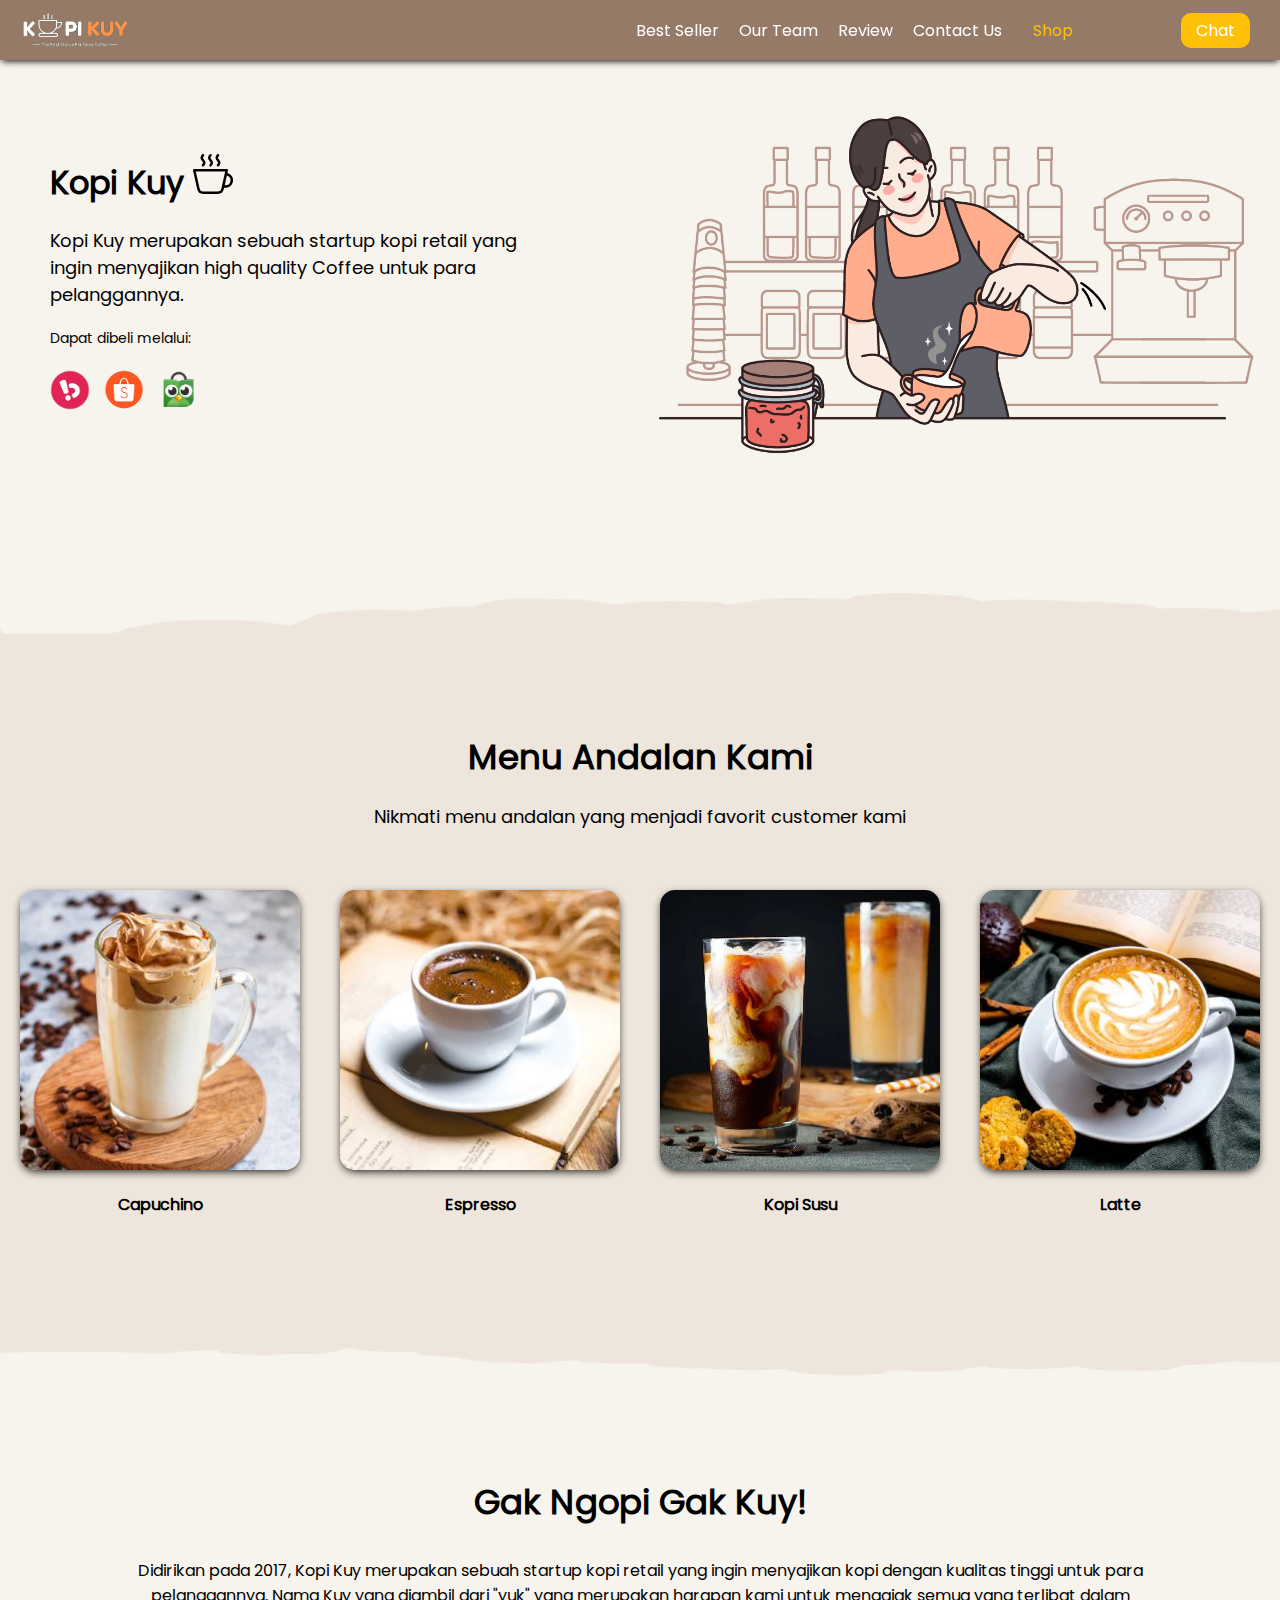
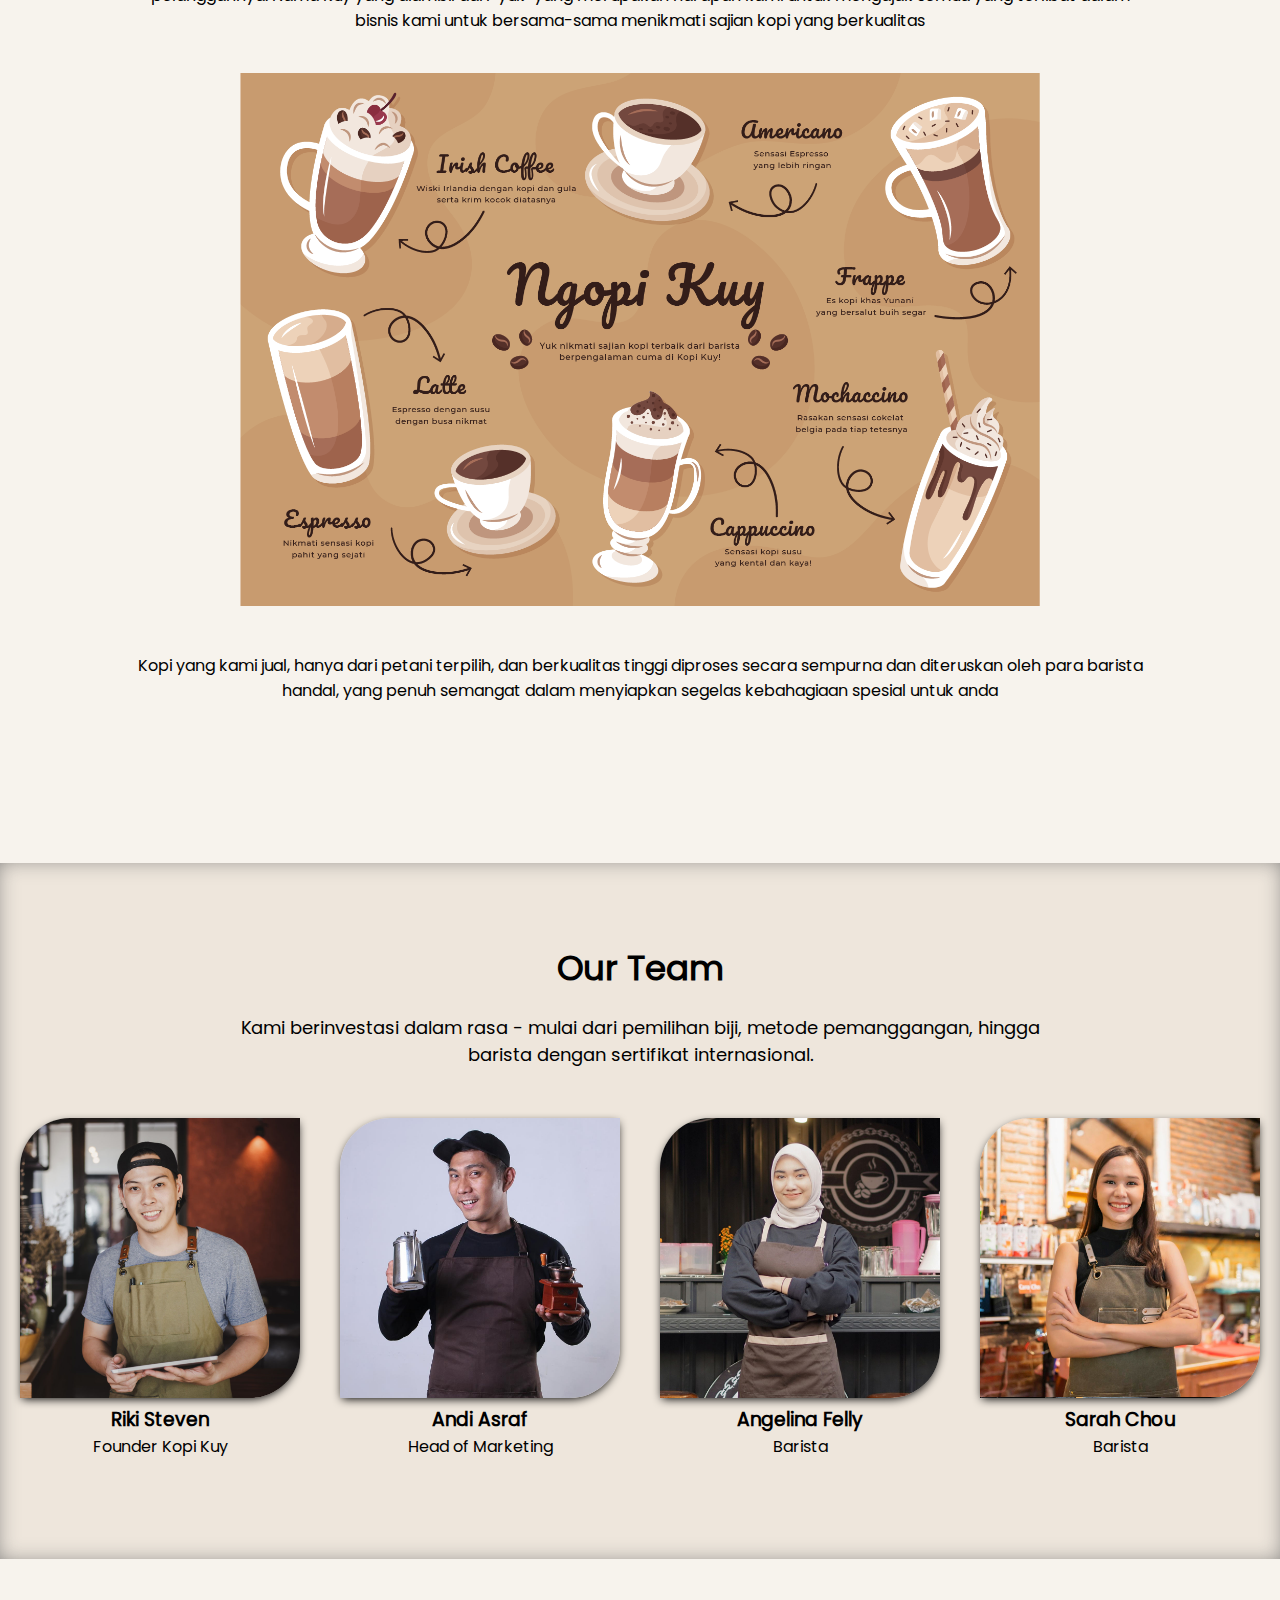
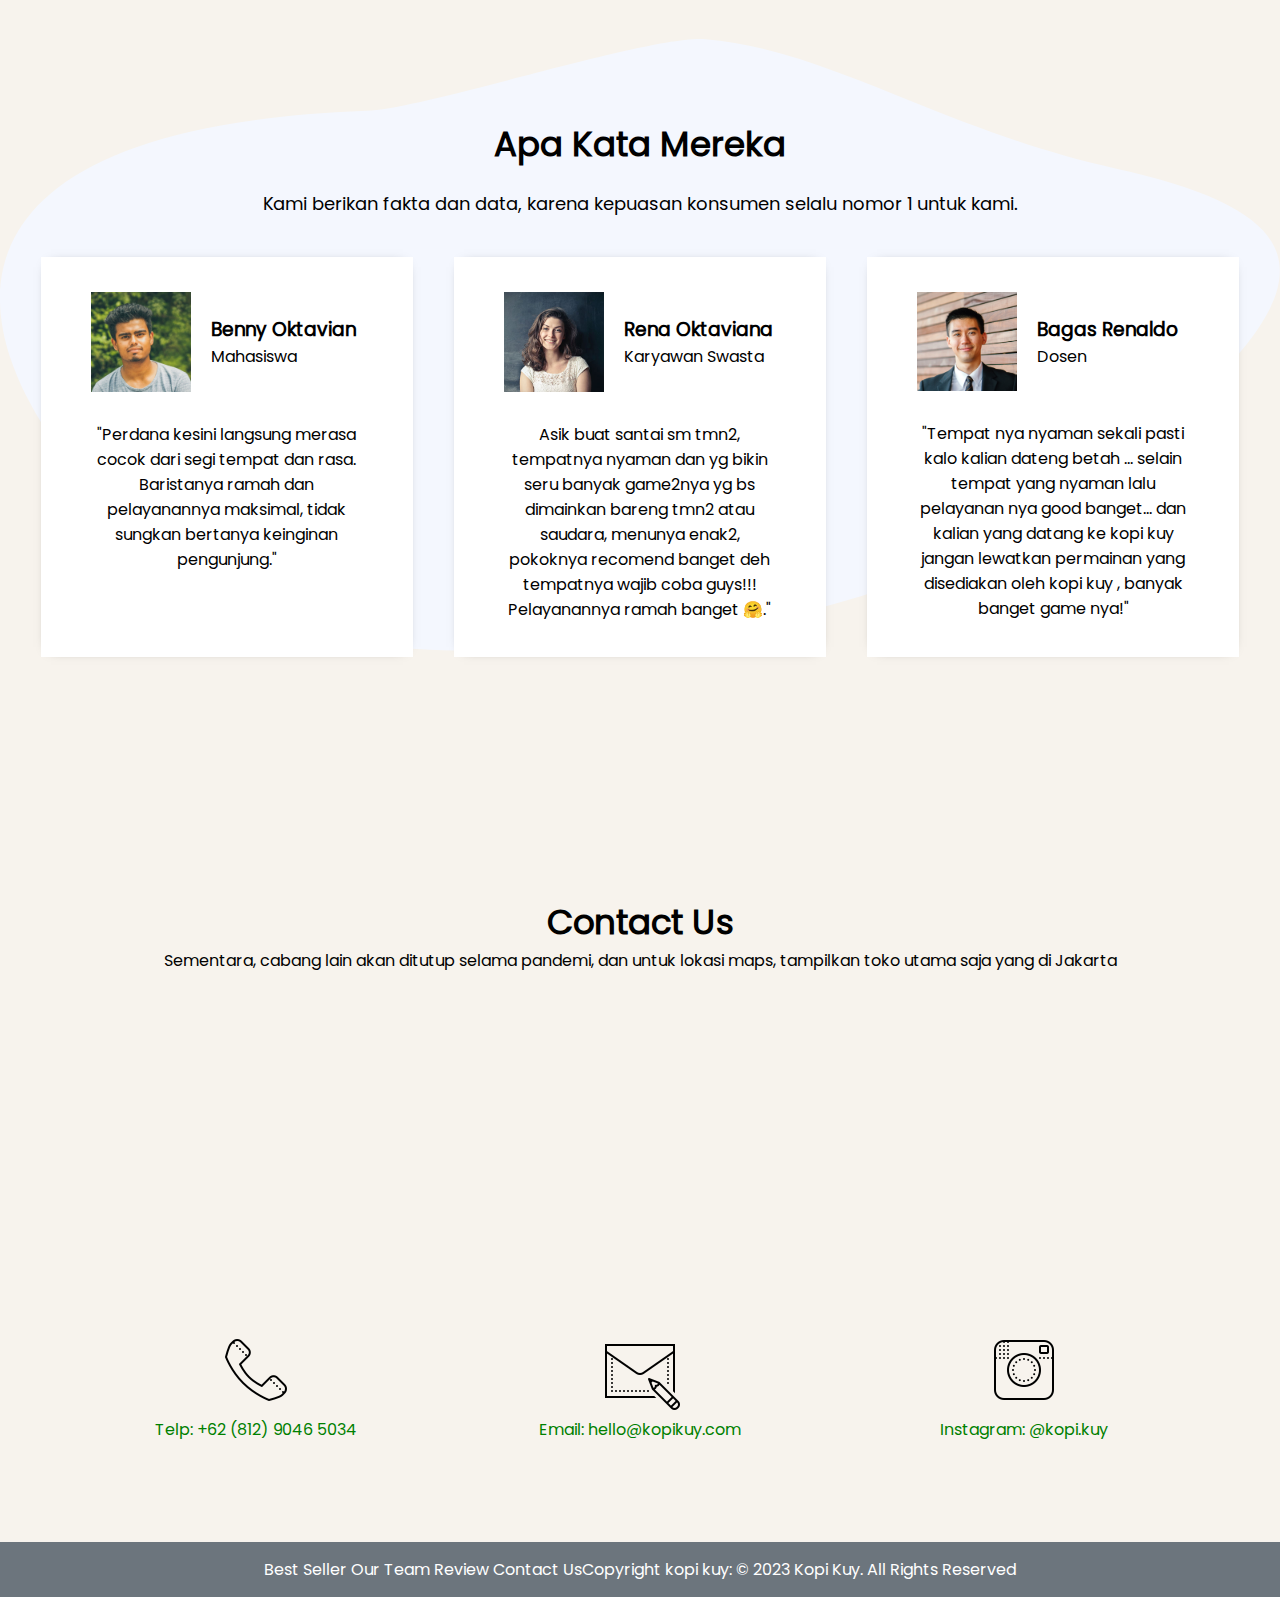
<file: index.html>
<!DOCTYPE html>
<html lang="id">

<head>
    <meta charset="UTF-8">
    <meta http-equiv="X-UA-Compatible" content="IE=edge">
    <meta name="viewport" content="width=device-width, initial-scale=1.0">
    <link rel="shortcut icon" href="images/favicon.ico" type="image/x-icon">
    <title>Kopi Kuy </title>
    <link rel="stylesheet" href="css/style.css">
</head>

<body>
    <nav>
        <div class="row">
            <img class="logo" src="images/logo/logo_kuy.png">
            <div class="navigasi">
                <a href="#best-seller">Best Seller</a>
                <a href="#our-team">Our Team</a>
                <a href="#review">Review</a>
                <a href="#contact-us">Contact Us</a>
            </div>
            <a class="shop" href="produk copy.html">Shop</a>
            <a class="chat" href="https://wa.me/nomor_hp_anda_pakai_62" target="_blank">Chat</a>
        </div>
    </nav>
    <!--Tulis Kode Di Bawah Sini-->

    <header>
        <div class="row">
            <div class="col-kiri">
                <h1 class="judul-header">
                    Kopi Kuy <img src="images/icon/icon_kopi.svg" alt="">
                </h1>
                <p class="subjudul-header">
                    Kopi Kuy merupakan sebuah startup kopi retail yang ingin menyajikan
                    high quality Coffee untuk para pelanggannya.
                </p>
                <p class="dapat-dibeli">
                    Dapat dibeli melalui:
                </p>
                <div class="olshop">
                    <img src="images/logo/logo_bukalapak.png" alt="">
                    <img src="images/logo/logo_shopee.png" alt="">
                    <img src="images/logo/logo_tokopedia.png" alt="">
                </div>
            </div>
            <img src="images/header/header1.png" alt="" class="col-kanan">
        </div>
    </header>

    <section class="best-seller" id="best-seller">
        <h2 class="judul-best-seller">
            Menu Andalan Kami
        </h2>
        <p class="subjudul-best-seller">
            Nikmati menu andalan yang menjadi favorit customer kami
        </p>
        <div class="row">
            <div class="col-produk">
                <img src="images/produk/product_capuchino.jpg" alt="">
                <p class="nama-produk">Capuchino</p>
            </div>
            <div class="col-produk">
                <img src=" images/produk/product_espresso.jpg" alt="">
                <p class="nama-produk">Espresso</p>
            </div>
            <div class="col-produk">
                <img src="images/produk/product_kopi_susu.jpg" alt="">
                <p class="nama-produk">Kopi Susu</p>
            </div>
            <div class="col-produk">
                <img src="images/produk/product_latte.jpg" alt="">
                <p class="nama-produk">Latte</p>
            </div>
        </div>
    </section>
    <section class="about-us" id="about-us">
        <h2 class="judul-about-us">
            Gak Ngopi Gak Kuy!
        </h2>
        <p class="tentang-about-us">
            Didirikan pada 2017, Kopi Kuy merupakan sebuah startup kopi retail
            yang ingin menyajikan kopi dengan kualitas tinggi untuk para pelanggannya.
            Nama Kuy yang diambil dari "yuk" yang merupakan harapan kami untuk mengajak semua
            yang terlibat dalam bisnis kami untuk bersama-sama menikmati sajian kopi yang berkualitas
        </p>
        <img src="images/aset_kopi_jumbo.png" alt="">
        <p class="penjelasan-about-us">
            Kopi yang kami jual, hanya dari petani terpilih, dan berkualitas tinggi diproses
            secara sempurna dan diteruskan oleh para barista handal, yang penuh semangat
            dalam menyiapkan segelas kebahagiaan spesial untuk anda
        </p>
    </section>
    <section class="our-team" id="our-team">
        <h2 class="judul-team">
            Our Team
        </h2>
        <p class="subjudul-team">
            Kami berinvestasi dalam rasa - mulai dari pemilihan biji, metode pemanggangan,
            hingga barista dengan sertifikat internasional.
        </p>
        <div class="row">
            <div class="col-team">
                <img src="images/team/team1.jpg" alt="">
                <h3 class="nama-team">Riki Steven</h3>
                <p class="jabatan-team">Founder Kopi Kuy</p>
            </div>
            <div class="col-team">
                <img src="images/team/team2.jpg" alt="">
                <h3 class="nama-team">Andi Asraf</h3>
                <p class="jabatan-team">Head of Marketing</p>
            </div>
            <div class="col-team">
                <img src="images/team/team3.jpg" alt="">
                <h3 class="nama-team">Angelina Felly</h3>
                <p class="jabatan-team">Barista</p>
            </div>
            <div class="col-team">
                <img src="images/team/team4.jpg" alt="">
                <h3 class="nama-team">Sarah Chou</h3>
                <p class="jabatan-team">Barista</p>
            </div>
        </div>
    </section>
    <section class="review" id="review">
        <h2 class="judul-review">Apa Kata Mereka</h2>
        <p class="subjudul-review">
            Kami berikan fakta dan data, karena kepuasan konsumen selalu nomor 1 untuk kami.
        </p>
        <div class="row">
            <div class="col-review">
                <div class="profile">
                    <img src="images/customer/customer1.jpg" alt="">
                    <div class="nama-profile">
                        <h3>Benny Oktavian</h3>
                        <p> Mahasiswa </p>
                    </div>
                </div>
                <p class="testimoni"> "Perdana kesini langsung merasa cocok dari segi tempat dan rasa.
                    Baristanya ramah dan pelayanannya maksimal, tidak sungkan bertanya keinginan pengunjung." </p>
            </div>
            <div class="col-review">
                <div class="profile">
                    <img src="images/customer/customer2.jpg" alt="">
                    <div class="nama-profile">
                        <h3>Rena Oktaviana</h3>
                        <p> Karyawan Swasta</p>
                    </div>
                </div>
                <p class="testimoni"> Asik buat santai sm tmn2, tempatnya nyaman dan yg bikin seru banyak game2nya
                    yg bs dimainkan bareng tmn2 atau saudara, menunya enak2, pokoknya recomend
                    banget deh tempatnya wajib coba guys!!! Pelayanannya ramah banget 🤗." </p>
            </div>
            <div class="col-review">
                <div class="profile">
                    <img src="images/customer/customer3.jpg" alt="">
                    <div class="nama-profile">
                        <h3>Bagas Renaldo</h3>
                        <p> Dosen </p>
                    </div>
                </div>
                <p class="testimoni"> "Tempat nya nyaman sekali pasti kalo kalian dateng betah ...
                    selain tempat yang nyaman lalu pelayanan nya good banget...
                    dan kalian yang datang ke kopi kuy jangan lewatkan permainan yang disediakan
                    oleh kopi kuy , banyak banget game nya!" </p>
            </div>
        </div>
    </section>
    <section class="contact-us" id="contact-us">
        <h2 class="hubungi-kami">Contact Us</h2>
        <p>Sementara, cabang lain akan ditutup selama pandemi, dan untuk lokasi maps, tampilkan
            toko utama saja yang di Jakarta</p>
        <iframe
            src="https://www.google.com/maps/embed?pb=!1m14!1m8!1m3!1d7932.741866032694!2d106.668581!3d-6.214715!3m2!1i1024!2i768!4f13.1!3m3!1m2!1s0x2e69f9912c7f297b%3A0xe5a3a671dae861ab!2sKopi%20kuy!5e0!3m2!1sid!2sid!4v1680617229460!5m2!1sid!2sid"
            width="100%" height="300" style="border:0;" allowfullscreen="" loading="lazy"
            referrerpolicy="no-referrer-when-downgrade"></iframe>
        <div class="row">
            <div class="col-kontak">
                <img src="images/icon/icon_phone.png" alt="">
                <p>Telp: +62 (812) 9046 5034</p>
            </div>
            <div class="col-kontak">
                <img src="images/icon/icon_mail.png" alt="">
                <p>Email: hello@kopikuy.com</p>
            </div>
            <div class="col-kontak">
                <img src="images/icon/icon_instagram.png" alt="">
                <p>Instagram: @kopi.kuy </p>
            </div>
        </div>
    </section>
    <footer>
        <div class="row">
            <div class="navigasi-footer">
                <a href="#best-seller">Best Seller</a>
                <a href="#our-team">Our Team</a>
                <a href="#review">Review</a>
                <a href="#contact-us">Contact Us</a>
            </div>
            <p class="copyright">Copyright kopi kuy: © 2023 Kopi Kuy. All Rights Reserved</p>
        </div>
    </footer>
    <!--Kode Selesai-->
</body>

</html>
</file>
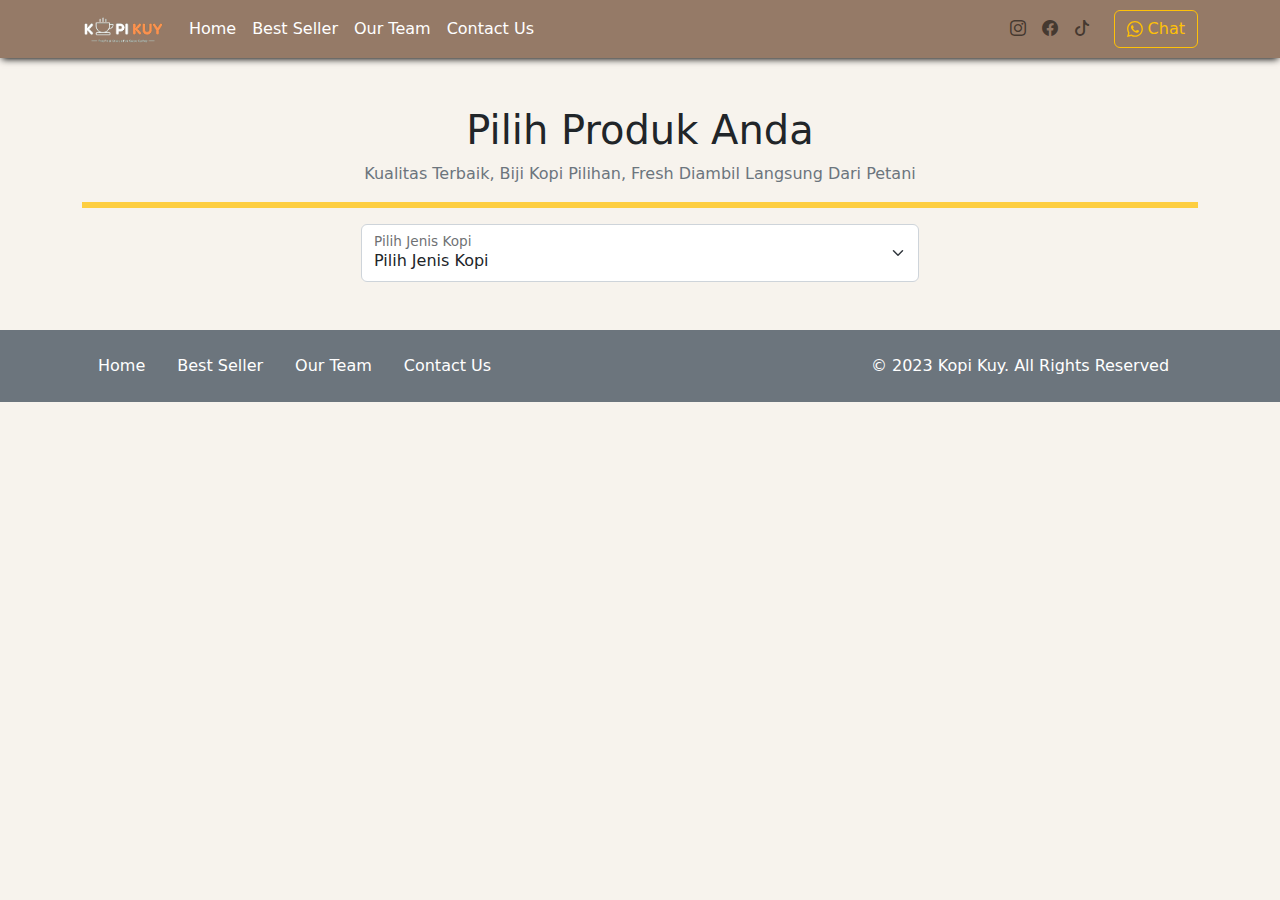
<file: produk copy.html>
<!DOCTYPE html>
<html lang="id">

<head>
    <meta charset="UTF-8">
    <meta http-equiv="X-UA-Compatible" content="IE=edge">
    <meta name="viewport" content="width=device-width, initial-scale=1.0">
    <link rel="shortcut icon" href="images/favicon/favicon.ico" type="image/x-icon">
    <title>Produk</title>
    <link rel="shortcut icon" href="images/favicon.ico" type="image/x-icon">
    <link rel="stylesheet" href="vendor/bootstrap/css/bootstrap.min.css">
    <link rel="stylesheet" href="vendor/bootsrap-icon/bootstrap-icons.css">
    <script src="vendor/bootstrap/js/bootstrap.bundle.min.js"></script>
    <style>
        section {
            min-height: 90vh;
        }

        body {
            background-color: rgb(247, 243, 237);
        }

        @font-face {
            font-family:'poppins';
            src: url(fonts/poppins.woff2);
        }

        .bg-cokelat {
            background-color: #957a67;
        }

        .btn-cokelat {
            --bs-btn-color: #ffffff;
            --bs-btn-bg: #957a67;
            --bs-btn-border-color: #957a67;
            --bs-btn-hover-color: #000;
            --bs-btn-hover-bg: #ffc107;
            --bs-btn-hover-border-color: #ffc720;
            --bs-btn-focus-shadow-rgb: 217, 164, 6;
            --bs-btn-active-color: #000;
            --bs-btn-active-bg: #ffcd39;
            --bs-btn-active-border-color: #ffc720;
            --bs-btn-active-shadow: inset 0 3px 5px rgba(0, 0, 0, 0.125);
            --bs-btn-disabled-color: #000;
            --bs-btn-disabled-bg: #ffc107;
            --bs-btn-disabled-border-color: #ffc107;
        }

        nav {
            /* background-color mengatur warna latar belakang */
            background-color: red;

            /* penulisan 2 background-color seperti ini akan mengabaikan penulisan sebelumnya */
            background-color: #198754;

            /* box-shadow membuat efek bayangan */
            box-shadow: 0 3px 7px -2px #000;

            /* width mengatur panjang elemen */
            width: 100%;
            padding-top: 10px;
            padding-bottom: 10px;

            /* position mengatur posisi elemen, static untuk biasa, fixed untuk efek menempel */
            position: fixed;

            /* Nilai z-index semakin besar, maka elemen akan semakin di depan */
            z-index: 500;
        }
    </style>
    <script src="js/jquery-3.6.3.min.js"></script>
</head>

<body>

    <nav class="navbar bg-cokelat navbar-expand-lg bisadicopy">
        <div class="container">
            <a class="navbar-brand" href="index.html#home">
                <img src="images/logo/logo_kuy.png" height="30" alt="image">
            </a>

            <button class="navbar-toggler" type="button" data-bs-toggle="collapse" data-bs-target="#navbarNav1"
                aria-controls="navbarNav1" aria-expanded="false" aria-label="Toggle navigation">
                <span class="navbar-toggler-icon"></span>
            </button>

            <div class="collapse navbar-collapse" id="navbarNav1">
                <ul class="navbar-nav me-auto">
                    <li class="nav-item active">
                        <a class=" text-white nav-link" href="index.html#home">Home</a>
                    </li>
                    <li class="nav-item">
                        <a class="text-white nav-link" href="index.html#best-seller">Best Seller</a>
                    </li>
                    <li class="nav-item">
                        <a class="text-white nav-link" href="index.html#our-team">Our Team</a>
                    </li>
                    <li class="nav-item">
                        <a class="text-white nav-link" href="index.html#hcontact-us">Contact Us</a>
                    </li>
                </ul>

                <ul class="navbar-nav justify-content-end d-none d-lg-flex ms-md-auto">
                    <li class="nav-item">
                        <a class="nav-link" href="https://www.instagram.com"><i class="bi bi-instagram"></i></a>
                    </li>
                    <li class="nav-item">
                        <a class="nav-link" href="https://www.facebook.com"><i class="bi bi-facebook"></i></a>
                    </li>
                    <li class="nav-item">
                        <a class="nav-link" href="https://www.tiktok.com"><i class="bi bi-tiktok"></i></a>
                    </li>
                </ul>

                <a class="btn btn-outline-warning ms-md-3" href="https://wa.me/08131122334">
                    <svg xmlns="http://www.w3.org/2000/svg" width="16" height="16" fill="currentColor"
                        class="bi bi-whatsapp" viewBox="0 0 16 16">
                        <path
                            d="M13.601 2.326A7.854 7.854 0 0 0 7.994 0C3.627 0 .068 3.558.064 7.926c0 1.399.366 2.76 1.057 3.965L0 16l4.204-1.102a7.933 7.933 0 0 0 3.79.965h.004c4.368 0 7.926-3.558 7.93-7.93A7.898 7.898 0 0 0 13.6 2.326zM7.994 14.521a6.573 6.573 0 0 1-3.356-.92l-.24-.144-2.494.654.666-2.433-.156-.251a6.56 6.56 0 0 1-1.007-3.505c0-3.626 2.957-6.584 6.591-6.584a6.56 6.56 0 0 1 4.66 1.931 6.557 6.557 0 0 1 1.928 4.66c-.004 3.639-2.961 6.592-6.592 6.592zm3.615-4.934c-.197-.099-1.17-.578-1.353-.646-.182-.065-.315-.099-.445.099-.133.197-.513.646-.627.775-.114.133-.232.148-.43.05-.197-.1-.836-.308-1.592-.985-.59-.525-.985-1.175-1.103-1.372-.114-.198-.011-.304.088-.403.087-.088.197-.232.296-.346.1-.114.133-.198.198-.33.065-.134.034-.248-.015-.347-.05-.099-.445-1.076-.612-1.47-.16-.389-.323-.335-.445-.34-.114-.007-.247-.007-.38-.007a.729.729 0 0 0-.529.247c-.182.198-.691.677-.691 1.654 0 .977.71 1.916.81 2.049.098.133 1.394 2.132 3.383 2.992.47.205.84.326 1.129.418.475.152.904.129 1.246.08.38-.058 1.171-.48 1.338-.943.164-.464.164-.86.114-.943-.049-.084-.182-.133-.38-.232z" />
                    </svg>
                    Chat</a>
            </div>
        </div>
    </nav>

    <div class="container">
        <h1 class="mt-5 text-center ">Pilih Produk Anda</h1>
        <p class="text-center fs-6 text-secondary"> Kualitas Terbaik, Biji Kopi Pilihan, Fresh Diambil Langsung Dari
            Petani </p>
        <hr class="border border-warning border-3 opacity-75">
        <div class="form-floating w-50 mx-auto">
            <select class="form-select" id="select_kopi" aria-label="Floating label select example">
                <option selected disabled>Pilih Jenis Kopi</option>
                <option value="robusta">Robusta</option>
                <option value="arabica">Arabica</option>
            </select>
            <label for="select_kopi">Pilih Jenis Kopi</label>
        </div>
        <div class="row" id="baris_produk">
            <div class="col-12 col-md-6 col-lg-3">
            </div>
        </div>
    </div>

    <footer class="riki-block footer-small bg-secondary text-white mt-5 py-3">
        <div class="container">
            <div class="row align-items-center">
                <div class="col-12 col-md-8">
                    <ul class="nav justify-content-center justify-content-md-start">
                        <li class="nav-item">
                            <a class="nav-link active text-white " href="index.html#home">Home</a>
                        </li>
                        <li class="nav-item">
                            <a class="nav-link text-white " href="index.html#best-seller">Best Seller</a>
                        </li>
                        <li class="nav-item">
                            <a class="nav-link text-white " href="index.html#our-team">Our Team</a>
                        </li>
                        <li class="nav-item">
                            <a class="nav-link text-white " href="index.html#contact-us">Contact Us</a>
                        </li>
                    </ul>
                </div>

                <div class="col-12 col-md-4 mt-4 mt-md-0 text-center text-md-right">
                    © 2023 Kopi Kuy. All Rights Reserved
                </div>
            </div>
        </div>
    </footer>

    <script>
        var json = "https://rikikurnia.com/prakerja/api/kopi"
        var json2 = "data.jason"

        select_kopi.onchange = function () {
            var pilihan = this.value


            var isi_html = ""

            $.get(json).then(function (data) {

                var kopi_pilihan = data[pilihan]
                kopi_pilihan.forEach(kopi => {
                    isi_html += `<div class="col-12 col-md-6 col-lg-3">
                    <div class="card mt-4 mx-auto text-center" style="width: 15rem;">
                        <img src="${kopi.foto}" class="card-img-top" alt="...">
                        <div class="card-body">
                            <h5 class="card-title text-warning">${kopi.nama}</h5>
                            <div class="row py-3">
                                <div class="col text-secondary fw-bold">
                                    ${kopi.size}
                                </div>
                                <div class="col text-secondary fw-bold">
                                    ${kopi.harga}
                                </div>
                            </div>
                            <a href="${kopi.link}" class="btn btn-cokelat w-100">
                                <i class="bi bi-cart-check"></i>
                                Beli
                            </a>
                        </div>
                    </div>
                </div>`
                })

                baris_produk.innerHTML = isi_html


            })
        }

    </script>
</body>

</html>
</file>
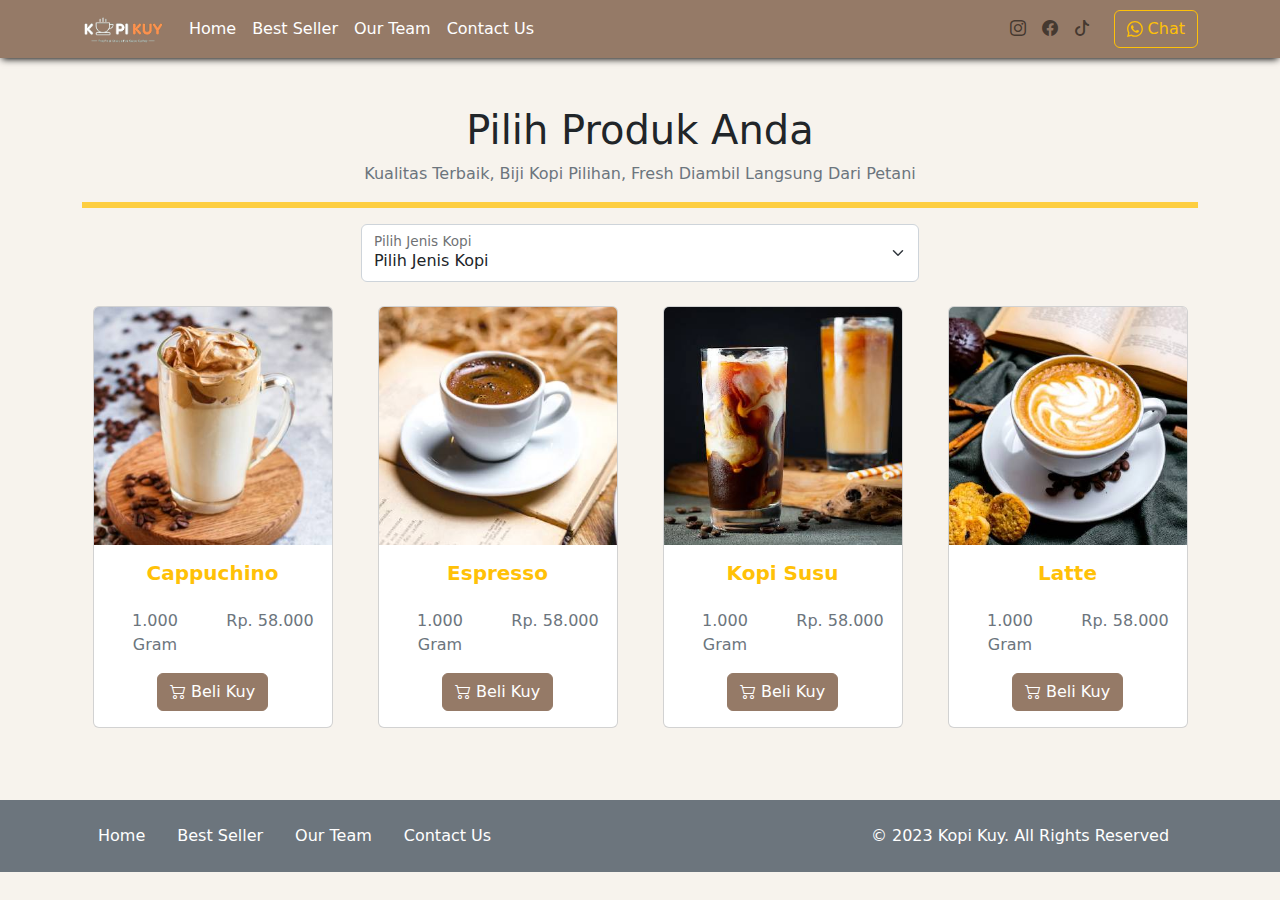
<file: produk.html>
<!DOCTYPE html>
<html lang="id">

<head>
    <meta charset="UTF-8">
    <meta http-equiv="X-UA-Compatible" content="IE=edge">
    <meta name="viewport" content="width=device-width, initial-scale=1.0">
    <link rel="shortcut icon" href="images/favicon/favicon.ico" type="image/x-icon">
    <title>Produk</title>
    <link rel="shortcut icon" href="images/favicon.ico" type="image/x-icon">
    <link rel="stylesheet" href="vendor/bootstrap/css/bootstrap.min.css">
    <link rel="stylesheet" href="vendor/bootsrap-icon/bootstrap-icons.css">
    <script src="vendor/bootstrap/js/bootstrap.bundle.min.js"></script>
    <style>
        section {
            min-height: 90vh;
        }

        body {
            background-color: rgb(247, 243, 237);
        }

        .bg-cokelat {
            background-color: #957a67;
        }

        .btn-cokelat {
            --bs-btn-color: #ffffff;
            --bs-btn-bg: #957a67;
            --bs-btn-border-color: #957a67;
            --bs-btn-hover-color: #000;
            --bs-btn-hover-bg: #ffc107;
            --bs-btn-hover-border-color: #ffc720;
            --bs-btn-focus-shadow-rgb: 217, 164, 6;
            --bs-btn-active-color: #000;
            --bs-btn-active-bg: #ffcd39;
            --bs-btn-active-border-color: #ffc720;
            --bs-btn-active-shadow: inset 0 3px 5px rgba(0, 0, 0, 0.125);
            --bs-btn-disabled-color: #000;
            --bs-btn-disabled-bg: #ffc107;
            --bs-btn-disabled-border-color: #ffc107;
        }

        nav {
            /* background-color mengatur warna latar belakang */
            background-color: red;

            /* penulisan 2 background-color seperti ini akan mengabaikan penulisan sebelumnya */
            background-color: #198754;

            /* box-shadow membuat efek bayangan */
            box-shadow: 0 3px 7px -2px #000;

            /* width mengatur panjang elemen */
            width: 100%;
            padding-top: 10px;
            padding-bottom: 10px;

            /* position mengatur posisi elemen, static untuk biasa, fixed untuk efek menempel */
            position: fixed;

            /* Nilai z-index semakin besar, maka elemen akan semakin di depan */
            z-index: 500;
        }
    </style>
    <script src="js/jquery-3.6.3.min.js"></script>
</head>

<body>

    <nav class="navbar bg-cokelat navbar-expand-lg bisadicopy">
        <div class="container">
            <a class="navbar-brand" href="https://www.rikikurnia.com">
                <img src="images/logo/logo_kuy.png" height="30" alt="image">
            </a>

            <button class="navbar-toggler" type="button" data-bs-toggle="collapse" data-bs-target="#navbarNav1"
                aria-controls="navbarNav1" aria-expanded="false" aria-label="Toggle navigation">
                <span class="navbar-toggler-icon"></span>
            </button>

            <div class="collapse navbar-collapse" id="navbarNav1">
                <ul class="navbar-nav me-auto">
                    <li class="nav-item active">
                        <a class=" text-white nav-link" href="index.html#home">Home</a>
                    </li>
                    <li class="nav-item">
                        <a class="text-white nav-link" href="https://www.rikikurnia.com">Best Seller</a>
                    </li>
                    <li class="nav-item">
                        <a class="text-white nav-link" href="https://www.rikikurnia.com">Our Team</a>
                    </li>
                    <li class="nav-item">
                        <a class="text-white nav-link" href="https://www.rikikurnia.com">Contact Us</a>
                    </li>
                </ul>

                <ul class="navbar-nav justify-content-end d-none d-lg-flex ms-md-auto">
                    <li class="nav-item">
                        <a class="nav-link" href="https://www.instagram.com"><i class="bi bi-instagram"></i></a>
                    </li>
                    <li class="nav-item">
                        <a class="nav-link" href="https://www.facebook.com"><i class="bi bi-facebook"></i></a>
                    </li>
                    <li class="nav-item">
                        <a class="nav-link" href="https://www.tiktok.com"><i class="bi bi-tiktok"></i></a>
                    </li>
                </ul>

                <a class="btn btn-outline-warning ms-md-3" href="https://www.rikikurnia.com">
                    <svg xmlns="http://www.w3.org/2000/svg" width="16" height="16" fill="currentColor"
                        class="bi bi-whatsapp" viewBox="0 0 16 16">
                        <path
                            d="M13.601 2.326A7.854 7.854 0 0 0 7.994 0C3.627 0 .068 3.558.064 7.926c0 1.399.366 2.76 1.057 3.965L0 16l4.204-1.102a7.933 7.933 0 0 0 3.79.965h.004c4.368 0 7.926-3.558 7.93-7.93A7.898 7.898 0 0 0 13.6 2.326zM7.994 14.521a6.573 6.573 0 0 1-3.356-.92l-.24-.144-2.494.654.666-2.433-.156-.251a6.56 6.56 0 0 1-1.007-3.505c0-3.626 2.957-6.584 6.591-6.584a6.56 6.56 0 0 1 4.66 1.931 6.557 6.557 0 0 1 1.928 4.66c-.004 3.639-2.961 6.592-6.592 6.592zm3.615-4.934c-.197-.099-1.17-.578-1.353-.646-.182-.065-.315-.099-.445.099-.133.197-.513.646-.627.775-.114.133-.232.148-.43.05-.197-.1-.836-.308-1.592-.985-.59-.525-.985-1.175-1.103-1.372-.114-.198-.011-.304.088-.403.087-.088.197-.232.296-.346.1-.114.133-.198.198-.33.065-.134.034-.248-.015-.347-.05-.099-.445-1.076-.612-1.47-.16-.389-.323-.335-.445-.34-.114-.007-.247-.007-.38-.007a.729.729 0 0 0-.529.247c-.182.198-.691.677-.691 1.654 0 .977.71 1.916.81 2.049.098.133 1.394 2.132 3.383 2.992.47.205.84.326 1.129.418.475.152.904.129 1.246.08.38-.058 1.171-.48 1.338-.943.164-.464.164-.86.114-.943-.049-.084-.182-.133-.38-.232z" />
                    </svg>
                    Chat</a>
            </div>
        </div>
    </nav>

    <div class="container">
        <h1 class="mt-5 text-center ">Pilih Produk Anda</h1>
        <p class="text-center fs-6 text-secondary"> Kualitas Terbaik, Biji Kopi Pilihan, Fresh Diambil Langsung Dari
            Petani </p>
        <hr class="border border-warning border-3 opacity-75">
        <div class="form-floating w-50 mx-auto">
            <select class="form-select" id="select-kopi" aria-label="Floating label select example">
                <option selected disabled>Pilih Jenis Kopi</option>
                <option value="robusta">Robusta</option>
                <option value="arabica">Arabica</option>
            </select>
            <label for="select-kopi">Pilih Jenis Kopi</label>
        </div>
        <div class="row" id="baris_produk">
            <div class="col-12 col-md-6 col-lg-3">
                <div class="card mt-4 mb-4 mx-auto text-center" style="width: 15rem;">
                    <img src="images/produk/product_capuchino.jpg" class="card-img-top" alt="...">
                    <div class="card-body">
                        <h5 class="card-title text-warning fw-bold">Cappuchino</h5>
                        <div class="row py-3">
                            <div class="col text-secondary">
                                1.000 Gram
                            </div>
                            <div class="col text-secondary">
                                Rp. 58.000
                            </div>
                        </div>
                        <a href="#" class="btn btn-cokelat">
                            <i class="bi bi-cart2"></i>
                            Beli Kuy</a>
                    </div>
                </div>
            </div>
            <div class="col-12 col-md-6 col-lg-3">
                <div class="card mt-4 mb-4 mx-auto text-center" style="width: 15rem;">
                    <img src="images/produk/product_espresso.jpg" class="card-img-top" alt="...">
                    <div class="card-body">
                        <h5 class="card-title text-warning fw-bold">Espresso</h5>
                        <div class="row py-3">
                            <div class="col text-secondary">
                                1.000 Gram
                            </div>
                            <div class="col text-secondary">
                                Rp. 58.000
                            </div>
                        </div>
                        <a href="#" class="btn btn-cokelat">
                            <i class="bi bi-cart2"></i>
                            Beli Kuy</a>
                    </div>
                </div>
            </div>
            <div class="col-12 col-md-6 col-lg-3">
                <div class="card mt-4 mb-4 mx-auto text-center" style="width: 15rem;">
                    <img src="images/produk/product_kopi_susu.jpg" class="card-img-top" alt="...">
                    <div class="card-body">
                        <h5 class="card-title text-warning fw-bold">Kopi Susu</h5>
                        <div class="row py-3">
                            <div class="col text-secondary">
                                1.000 Gram
                            </div>
                            <div class="col text-secondary">
                                Rp. 58.000
                            </div>
                        </div>
                        <a href="#" class="btn btn-cokelat">
                            <i class="bi bi-cart2"></i>
                            Beli Kuy</a>
                    </div>
                </div>
            </div>
            <div class="col-12 col-md-6 col-lg-3">
                <div class="card mt-4 mb-4 mx-auto text-center" style="width: 15rem;">
                    <img src="images/produk/product_latte.jpg" class="card-img-top" alt="...">
                    <div class="card-body">
                        <h5 class="card-title text-warning fw-bold">Latte</h5>
                        <div class="row py-3">
                            <div class="col text-secondary">
                                1.000 Gram
                            </div>
                            <div class="col text-secondary">
                                Rp. 58.000
                            </div>
                        </div>
                        <a href="#" class="btn btn-cokelat">
                            <i class="bi bi-cart2"></i>
                            Beli Kuy</a>
                    </div>
                </div>
            </div>

        </div>
    </div>

    <footer class="riki-block footer-small bg-secondary text-white mt-5 py-3">
        <div class="container">
            <div class="row align-items-center">
                <div class="col-12 col-md-8">
                    <ul class="nav justify-content-center justify-content-md-start">
                        <li class="nav-item">
                            <a class="nav-link active text-white " href="https://www.rikikurnia.com">Home</a>
                        </li>
                        <li class="nav-item">
                            <a class="nav-link text-white " href="https://www.rikikurnia.com">Best Seller</a>
                        </li>
                        <li class="nav-item">
                            <a class="nav-link text-white " href="https://www.rikikurnia.com">Our Team</a>
                        </li>
                        <li class="nav-item">
                            <a class="nav-link text-white " href="https://www.rikikurnia.com">Contact Us</a>
                        </li>
                    </ul>
                </div>

                <div class="col-12 col-md-4 mt-4 mt-md-0 text-center text-md-right">
                    © 2023 Kopi Kuy. All Rights Reserved
                </div>
            </div>
        </div>
    </footer>

    <script>
        select - kopi.onchange = function () {
            alert("waw")
        }
    </script>
</body>

</html>
</file>
<file: css/style.css>
/* Pengaturan Global */

/* Mendaftarkan font ke dalam CSS, dan memberi nama family */
@font-face {
   font-family: 'Poppins';
   src: url(../fonts/poppins.woff2);
}

* {
   box-sizing: border-box;
   margin: 0;
   padding: 0;
}

html {
   /* agar scroll ketika klik pada navigasi menjadi halus */
   scroll-behavior: smooth;
}

body {
   /* mendaftarkan semua teks pada body menjadi family Poppins */
   font-family: 'Poppins';
   background-color: rgb(247, 243, 237);
}

a {
   /* menghilangkan garis bawah pada link */
   text-decoration: none;

   /* menghilangkan warna bawaan pada link */
   color: unset;
}

h2 {
   /* mengatur ukuran huruf ke 34 pixel */
   font-size: 34px;
}

img {
   /* 
      mengatur agar semua elemen img memiliki panjang maksimal 100% agar
      tidak besar gambar tidak melebihi layar ataupun pembungkus
   */
   max-width: 100%;
}

/* Navigasi */

nav {
   /* background-color mengatur warna latar belakang */
   background-color: red;

   /* penulisan 2 background-color seperti ini akan mengabaikan penulisan sebelumnya */
   background-color: #957a67;

   /* box-shadow membuat efek bayangan */
   box-shadow: 0 3px 7px -2px #000;

   /* width mengatur panjang elemen */
   width: 100%;
   padding-top: 10px;
   padding-bottom: 10px;

   /* position mengatur posisi elemen, static untuk biasa, fixed untuk efek menempel */
   position: fixed;

   /* Nilai z-index semakin besar, maka elemen akan semakin di depan */
   z-index: 500;
}

/* 
   PERHATIKAN bahwa dalam mengatur elemen, nama elemen langsung ditulis
   sedangkan untuk mengatur class, dibutuhkan tanda titik (.) terlebih dulu
   img {} berarti elemen dengan tag img, 
   sedangkan .img artinya elemen dengan kelas img   
*/

.row {
   /* 
      display: flex memiliki pengaturan yang dapat mengatur agar elemen
      di dalamnya memiliki ukuran yang fleksibel
   */
   display: flex;

   /* 
      align-items: center mengatur elemen di dalamnya rata tengah vertikal
   */
   align-items: center;

   /* 
      justify-content: center mengatur elemen di dalamnya rata tengah horizontal
   */
   justify-content: center;

   /* 
      flex-wrap: wrap mengatur agar jika panjang elemen berlebih, maka elemen
      akan otomatis diletakan di baris baru
   */
   flex-wrap: wrap;
}

section {
   /* text-align mengatur rata tulisan, bisa bernilai: left, right, center, justify */
   text-align: center;
}

.logo {
   /* height mengatur tinggi elemen */
   height: 40px;
   margin-left: 20px;
}

.navigasi {
   margin-left: auto;
   margin-right: 15px;
}

.navigasi a,
.shop {
   color:#fff;
   font-weight: normal;
   padding-left: 8px;
   padding-right: 8px;
}

.shop {
   margin-right: 100px;
   color: #ffc107;
}

.chat {
   margin-right: 30px;
   background-color: #ffc107;
   color: #fff;
   padding-top: 5px;
   padding-right: 15px;
   padding-bottom: 5px;
   padding-left: 15px;
   border-radius: 10px;
}


/* HEADER */


header,
section {
   /*
    padding mengatur jarak ke dalam
    pada padding dan margin ditambahkan top / right / bottom / top 
    untuk mengatur jarak masing-masing 
   */
   padding-top: 80px;
   padding-bottom: 80px;

   /* margin mengatur jarak ke luar */
   margin-bottom: 80px;
}

/* penulisan CSS dapat digabung dengan beberapa elemen */
.col-kiri,
.col-kanan {
   /* width mengatur panjang elemen. 50% artinya setengah ukuran pembungkus */
   width: 50%;
}

.col-kiri {
   padding-left: 50px;
   padding-right: 120px;
}

.judul-header {
   margin-bottom: 20px;
}

.subjudul-header {
   /* font-size digunakan untuk mengatur ukuran huruf */
   font-size: 18px;
}

.dapat-dibeli {
   margin-top: 20px;
   margin-bottom: 20px;
   font-size: 14px;
}

.olshop img {
   width: 40px;

   /* height digunakan untuk mengatur tinggi elemen */
   height: auto;
   margin-right: 10px;
}

/* Best Seller */

.best-seller {
   position: relative;

   /* background-color mengatur warna latar belakang elemen */
   background-color: #EEE6DC;
}

/* 
terkait position, after, dan before memerlukan pemahaman mendalam
terkait layout pada CSS untuk dapat memahami secara penuh 
*/

.best-seller::before,
.best-seller::after {
   position: absolute;
   content: "";
   width: 100%;
   height: 76px;

   /* background-image untuk menambahkan gambar sebagai background */
   background-image: url(../images/garis-atas.png);

   /*background-size agar gambar latar menyesuaikan tinggi / panjang elemen */
   background-size: cover;

   top: -60px;
   left: 0;
}

.best-seller::after {
   height: 60px;
   background-image: url(../images/garis-bawah.png);
   top: unset;
   bottom: -60px;
}

.judul-best-seller {
   margin-bottom: 20px;
}

.subjudul-best-seller {
   font-size: 18px;
   margin-bottom: 40px;
}

.col-produk {
   /* 
      Penulisan padding dan margin seperti padding:20px ini penulisan singkat 
      yang berarti top, right, bottom, left nilainya sama, yaitu 20px 
   */
   padding: 20px;
   width: 25%;
}

.col-produk img {
   /* transition membuat animasi transisi dari perubahan style, 0.3s berarti 0.3 detik */
   transition: all 0.3s ease;

   /* border-radius  Membuat sudut membulat */
   border-radius: 15px;

   /* box-shadow membuat efek bayangan */
   box-shadow: 0 3px 10px -2px #000;
}

/* :hover akan dijalankan saat mouse ada di atas elemen */
.col-produk img:hover {

   /* membuat transformasi, bisa berupa scale(1.05), rotate(180deg), translateY(-50px), dsb */
   transform: scale(0.9);
   border-radius: 50%;
}

.nama-produk {
   margin-top: 15px;
   font-weight: bold;
}

/* About US */

.about-us {
   /* max-width: 80%; mengatur panjang maksimal elemen tidak boleh melebihi 80% layar */
   max-width: 80%;

   /* margin-left dan margin-right auto akan membuat posisi elemen berada di tengah */
   margin-left: auto;
   margin-right: auto;
}

.judul-about-us {
   margin-bottom: 30px;
}

/* 
   penulisan .about-us img {} berarti mengatur elemen img 
   yang ada di dalam elemen dengan kelas about-us 
   harap perhatikan .about-us dan image dipisahkan spasi
   penulisan class diawali titik (.) penulisan elemen tidak
*/
.about-us img {
   /* 
      Penulisan width: 800px dan max-width: 100% mengatur agar
      elemen memiliki panjang 800px namun tidak boleh melebihi 100% ukuran layar
   */
   width: 800px;
   max-width: 100%;
}

.tentang-about-us {
   margin-bottom: 40px;
}

.penjelasan-about-us {
   margin-top: 40px;
}

/* OUR TEAM */

.our-team {
   background-color: #EEE6DC;
   box-shadow: inset 0px 0px 23px -6px #707070;
}

.judul-team {
   margin-bottom: 20px;
}

.subjudul-team {
   margin-bottom: 30px;
   font-size: 18px;
   width: 800px;
   max-width: 90%;
   margin-left: auto;
   margin-right: auto;
}

.col-team {
   width: 25%;
   padding: 20px;
}

.col-team img {
   box-shadow: 0 3px 10px -2px #000;
   border-radius: 50px 0px 50px 0px;
}

/* REVIEW */

.review {
   background-image: url(../images/bg-review.svg);
   /* 
      background-size: contain;
      membuat gambar latar belakang tidak terpotong
   */
   background-size: contain;

   /* 
      background-repeat: no-repeat;
      membuat gambar latar belakang tidak diulang (duplikat)
   */
   background-repeat: no-repeat;
   padding-left: 20px;
   padding-right: 20px;
}

.judul-review {
   margin-bottom: 20px;
}

.subjudul-review {
   margin-bottom: 40px;
   font-size: 18px;
}

.review .row {
   justify-content: space-around;
   /* align-items: stretch; membuat tinggi elemen di dalam .review .row seragam */
   align-items: stretch;
}

.col-review {
   width: 30%;
   padding: 35px 50px;
   box-shadow: 0px 0px 12px -10px #000;
   background-color: #fff;
}

.profile {
   display: flex;
   margin-bottom: 30px;
   align-items: center;
}

/* mengatur elemen img yang ada di dalam class(.) profile */
.profile img {
   width: 100px;
   margin-right: 20px;
}

.profile .nama-profile {
   text-align: left;
}

/* CONTACT US */
.contact-us {
   margin-bottom: 20px;
}

.col-kontak {
   width: 30%;
   margin-top: 50px;
   /* color mengatur warna tulisan */
   color: green;
}

/* FOOTER */

footer {
   background-color: #6c757d;
   padding-top: 15px;
   padding-bottom: 15px;
   color: #fff;
   padding-right: 40px;
   padding-left: 40px;
}

footer .navigasi {
   margin-left: 20px;
   margin-right: auto;
}

@media (max-width:700px) {
   .navigasi {
      display: none;
   }

   .logo {
      margin-right: auto;
   }

   .shop {
      margin-right: 20px;
   }

   .col-kiri {
      padding-left: 20px;
      padding-right: 20px;
      text-align: center;
      padding-top: 40px;
   }

   .col-kiri,
   .col-kanan {
      width: 100%
   }

   .col-produk,
   .col-team {
      width: 50%;
   }

   .col-review {
      width: 100%;
      padding-bottom: 20px;
   }

   .contact-us {
      padding-top: 0px;
   }
}
</file>
